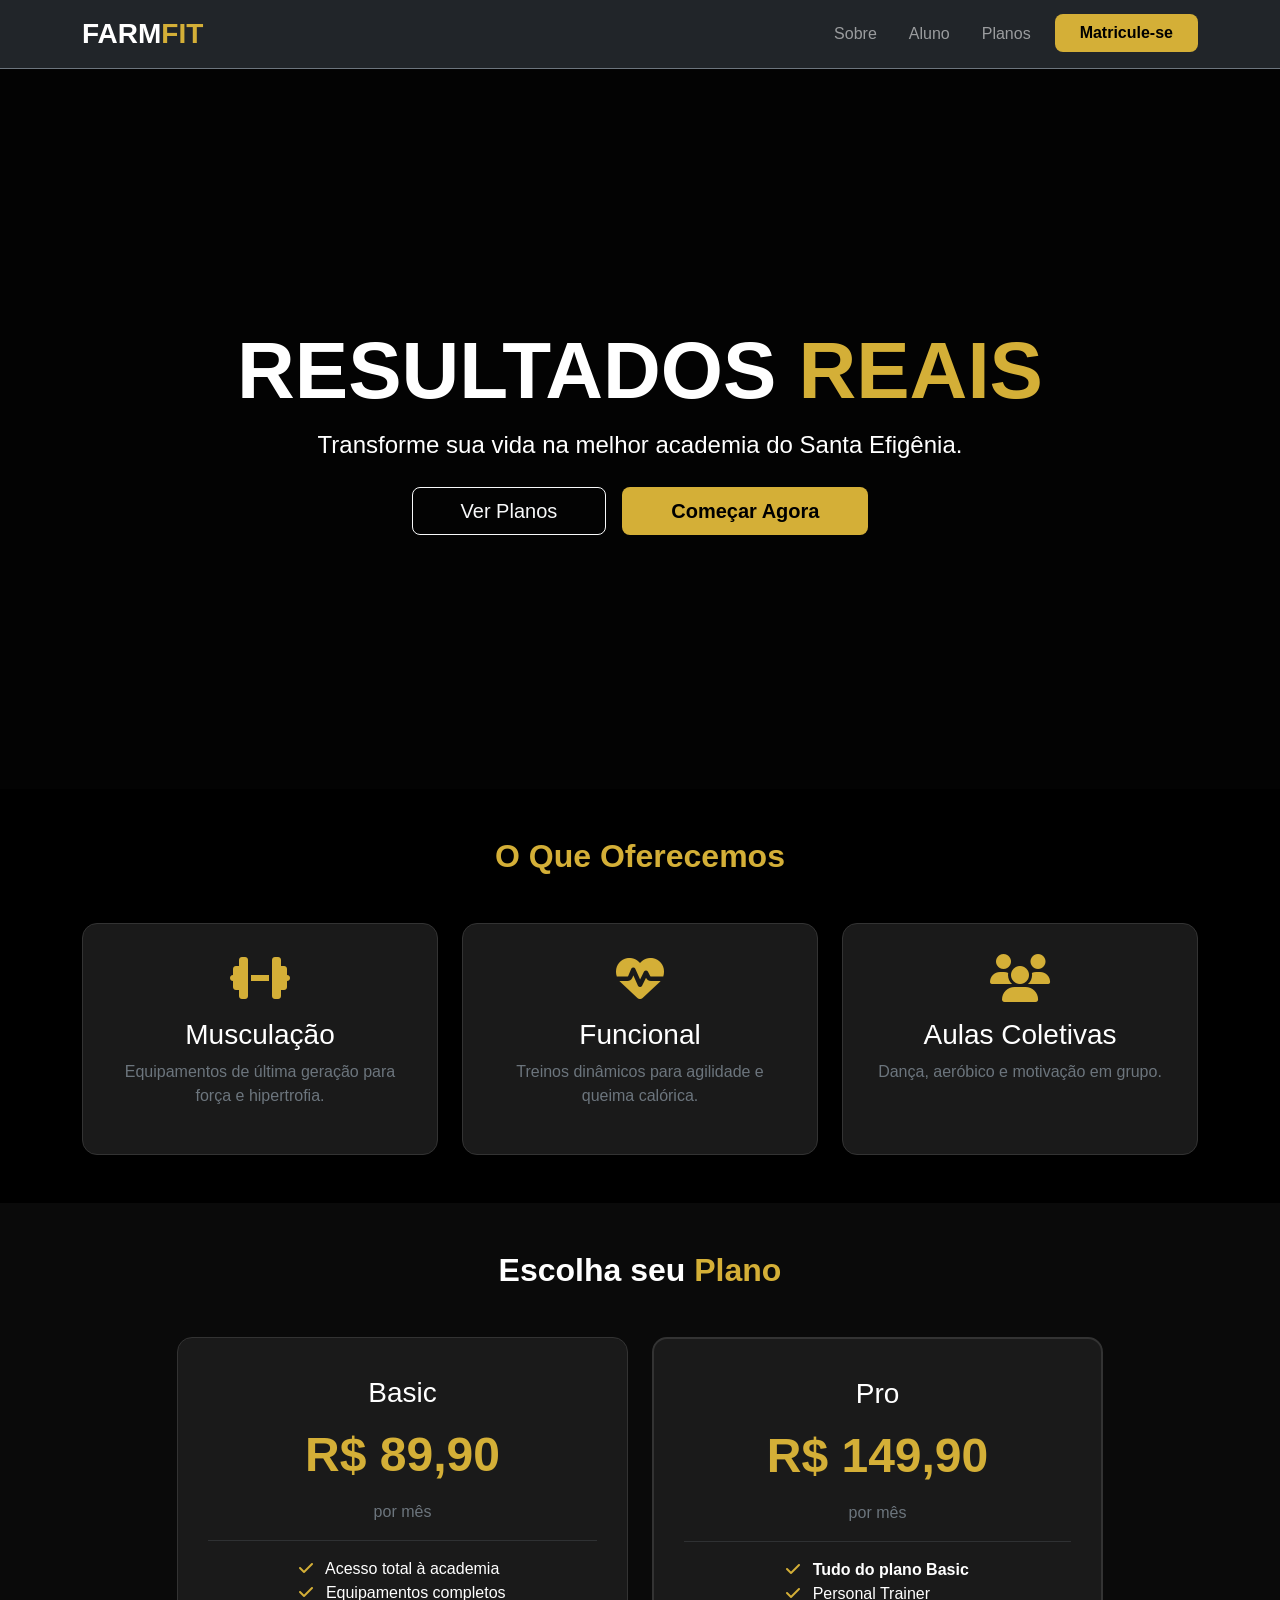
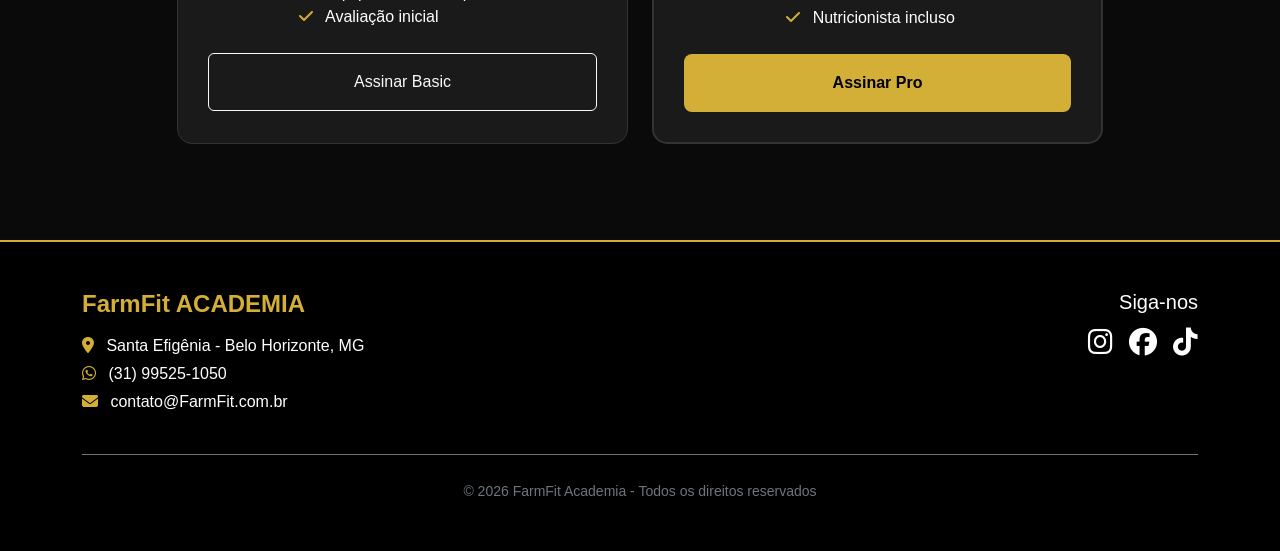
<file: index.html>
<!DOCTYPE html>
<html lang="pt-br">
<head>
    <meta charset="UTF-8">
    <meta name="viewport" content="width=device-width, initial-scale=1.0">
    <title>FarmFit | Farmfit - Resultados Reais</title>
    
    <link href="https://cdn.jsdelivr.net/npm/bootstrap@5.3.2/dist/css/bootstrap.min.css" rel="stylesheet">
    <link rel="stylesheet" href="https://cdnjs.cloudflare.com/ajax/libs/font-awesome/6.4.2/css/all.min.css">
    
    <style>
        :root {
            --gold: #D4AF37;
            --dark: #0a0a0a;
            --light-dark: #1a1a1a;
        }

        body { 
            background-color: var(--dark); 
            color: #fff; 
            font-family: 'Segoe UI', Roboto, sans-serif; 
        }

        /* Estilos de Destaque */
        .text-gold { color: var(--gold) !important; }
        .btn-gold { 
            background-color: var(--gold); 
            color: #000; 
            font-weight: bold; 
            border-radius: 8px;
            transition: 0.3s;
        }
        .btn-gold:hover { background-color: #fff; transform: translateY(-3px); }

        /* Hero Section */
        .hero {
            height: 80vh;
            background: linear-gradient(rgba(0,0,0,0.7), rgba(0,0,0,0.7)), 
                        url('https://images.unsplash.com/photo-1534438327276-14e5300c3a48?auto=format&fit=crop&w=1350&q=80') center/cover;
            display: flex;
            align-items: center;
            text-align: center;
        }

        /* Cards e Seções */
        .card-custom {
            background: var(--light-dark);
            border: 1px solid #333;
            border-radius: 15px;
            padding: 30px;
            transition: 0.3s;
            height: 100%;
        }
        .card-custom:hover { border-color: var(--gold); }
        
        .feature-border { border-left: 3px solid var(--gold); padding-left: 20px; }

        footer { border-top: 2px solid var(--gold); background: #000; }
    </style>
</head>
<body>

    <nav class="navbar navbar-expand-lg navbar-dark sticky-top bg-dark border-bottom border-secondary">
        <div class="container">
            <a class="navbar-brand fw-bold fs-3" href="#">FARM<span class="text-gold">FIT</span></a>
            <button class="navbar-toggler" type="button" data-bs-toggle="collapse" data-bs-target="#navbarNav">
                <span class="navbar-toggler-icon"></span>
            </button>
            <div class="collapse navbar-collapse" id="navbarNav">
                <ul class="navbar-nav ms-auto gap-3">
                    <li class="nav-item"><a class="nav-link" href="./sobre.html">Sobre</a></li>
                    <li class="nav-item"><a class="nav-link" href="./aluno.html">Aluno</a></li>
                    <li class="nav-item"><a class="nav-link" href="#planos">Planos</a></li>
                    <li class="nav-item"><a href="https://wa.me/31995251050" class="btn btn-gold px-4">Matricule-se</a></li>
                </ul>
            </div>
        </div>
    </nav>

    <header class="hero">
        <div class="container">
            <h1 class="display-1 fw-bold">RESULTADOS <span class="text-gold">REAIS</span></h1>
            <p class="lead fs-4 mb-4">Transforme sua vida na melhor academia do Santa Efigênia.</p>
            <div class="d-flex justify-content-center gap-3">
                <a href="#planos" class="btn btn-outline-light btn-lg px-5">Ver Planos</a>
                <a href="https://wa.me/31995251050" class="btn btn-gold btn-lg px-5">Começar Agora</a>
            </div>
        </div>
    </header>

    <section id="servicos" class="py-5 bg-black">
        <div class="container">
            <h2 class="text-center text-gold mb-5 fw-bold">O Que Oferecemos</h2>
            <div class="row g-4">
                <div class="col-md-4 text-center">
                    <div class="card-custom">
                        <i class="fas fa-dumbbell fa-3x text-gold mb-3"></i>
                        <h3>Musculação</h3>
                        <p class="text-secondary">Equipamentos de última geração para força e hipertrofia.</p>
                    </div>
                </div>
                <div class="col-md-4 text-center">
                    <div class="card-custom">
                        <i class="fas fa-heartbeat fa-3x text-gold mb-3"></i>
                        <h3>Funcional</h3>
                        <p class="text-secondary">Treinos dinâmicos para agilidade e queima calórica.</p>
                    </div>
                </div>
                <div class="col-md-4 text-center">
                    <div class="card-custom">
                        <i class="fas fa-users fa-3x text-gold mb-3"></i>
                        <h3>Aulas Coletivas</h3>
                        <p class="text-secondary">Dança, aeróbico e motivação em grupo.</p>
                    </div>
                </div>
            </div>
        </div>
    </section>

    <section id="planos" class="py-5">
        <div class="container">
            <h2 class="text-center fw-bold mb-5">Escolha seu <span class="text-gold">Plano</span></h2>
            <div class="row g-4 justify-content-center">
                <div class="col-md-5">
                    <div class="card-custom text-center">
                        <h3 class="py-2">Basic</h3>
                        <p class="text-gold display-5 fw-bold">R$ 89,90</p>
                        <p class="text-secondary">por mês</p>
                        <hr class="border-secondary">
                        <ul class="list-unstyled mb-4 text-start d-inline-block">
                            <li><i class="fas fa-check text-gold me-2"></i> Acesso total à academia</li>
                            <li><i class="fas fa-check text-gold me-2"></i> Equipamentos completos</li>
                            <li><i class="fas fa-check text-gold me-2"></i> Avaliação inicial</li>
                        </ul>
                        <a href="#" class="btn btn-outline-light w-100 py-3">Assinar Basic</a>
                    </div>
                </div>
                <div class="col-md-5">
                    <div class="card-custom text-center border-gold" style="border-width: 2px;">
                        <h3 class="py-2">Pro</h3>
                        <p class="text-gold display-5 fw-bold">R$ 149,90</p>
                        <p class="text-secondary">por mês</p>
                        <hr class="border-secondary">
                        <ul class="list-unstyled mb-4 text-start d-inline-block">
                            <li><i class="fas fa-check text-gold me-2"></i> <strong>Tudo do plano Basic</strong></li>
                            <li><i class="fas fa-check text-gold me-2"></i> Personal Trainer</li>
                            <li><i class="fas fa-check text-gold me-2"></i> Nutricionista incluso</li>
                        </ul>
                        <a href="#" class="btn btn-gold w-100 py-3">Assinar Pro</a>
                    </div>
                </div>
            </div>
        </div>
    </section>

    <footer class="py-5 mt-5">
        <div class="container text-center text-md-start">
            <div class="row">
                <div class="col-md-6 mb-4">
                    <h4 class="text-gold fw-bold mb-3">FarmFit ACADEMIA</h4>
                    <p class="mb-1"><i class="fas fa-map-marker-alt text-gold me-2"></i> Santa Efigênia - Belo Horizonte, MG</p>
                    <p class="mb-1"><i class="fab fa-whatsapp text-gold me-2"></i> (31) 99525-1050</p>
                    <p><i class="fas fa-envelope text-gold me-2"></i> contato@FarmFit.com.br</p>
                </div>
                <div class="col-md-6 mb-4 text-md-end">
                    <h5>Siga-nos</h5>
                    <div class="d-flex justify-content-md-end justify-content-center gap-3 fs-3">
                        <a href="#" class="text-white"><i class="fab fa-instagram"></i></a>
                        <a href="#" class="text-white"><i class="fab fa-facebook"></i></a>
                        <a href="#" class="text-white"><i class="fab fa-tiktok"></i></a>
                    </div>
                </div>
            </div>
            <div class="text-center pt-4 border-top border-secondary">
                <small class="text-secondary">© 2026 FarmFit Academia - Todos os direitos reservados</small>
            </div>
        </div>
    </footer>

    <script src="https://cdn.jsdelivr.net/npm/bootstrap@5.3.2/dist/js/bootstrap.bundle.min.js"></script>
</body>
</html>
</file>
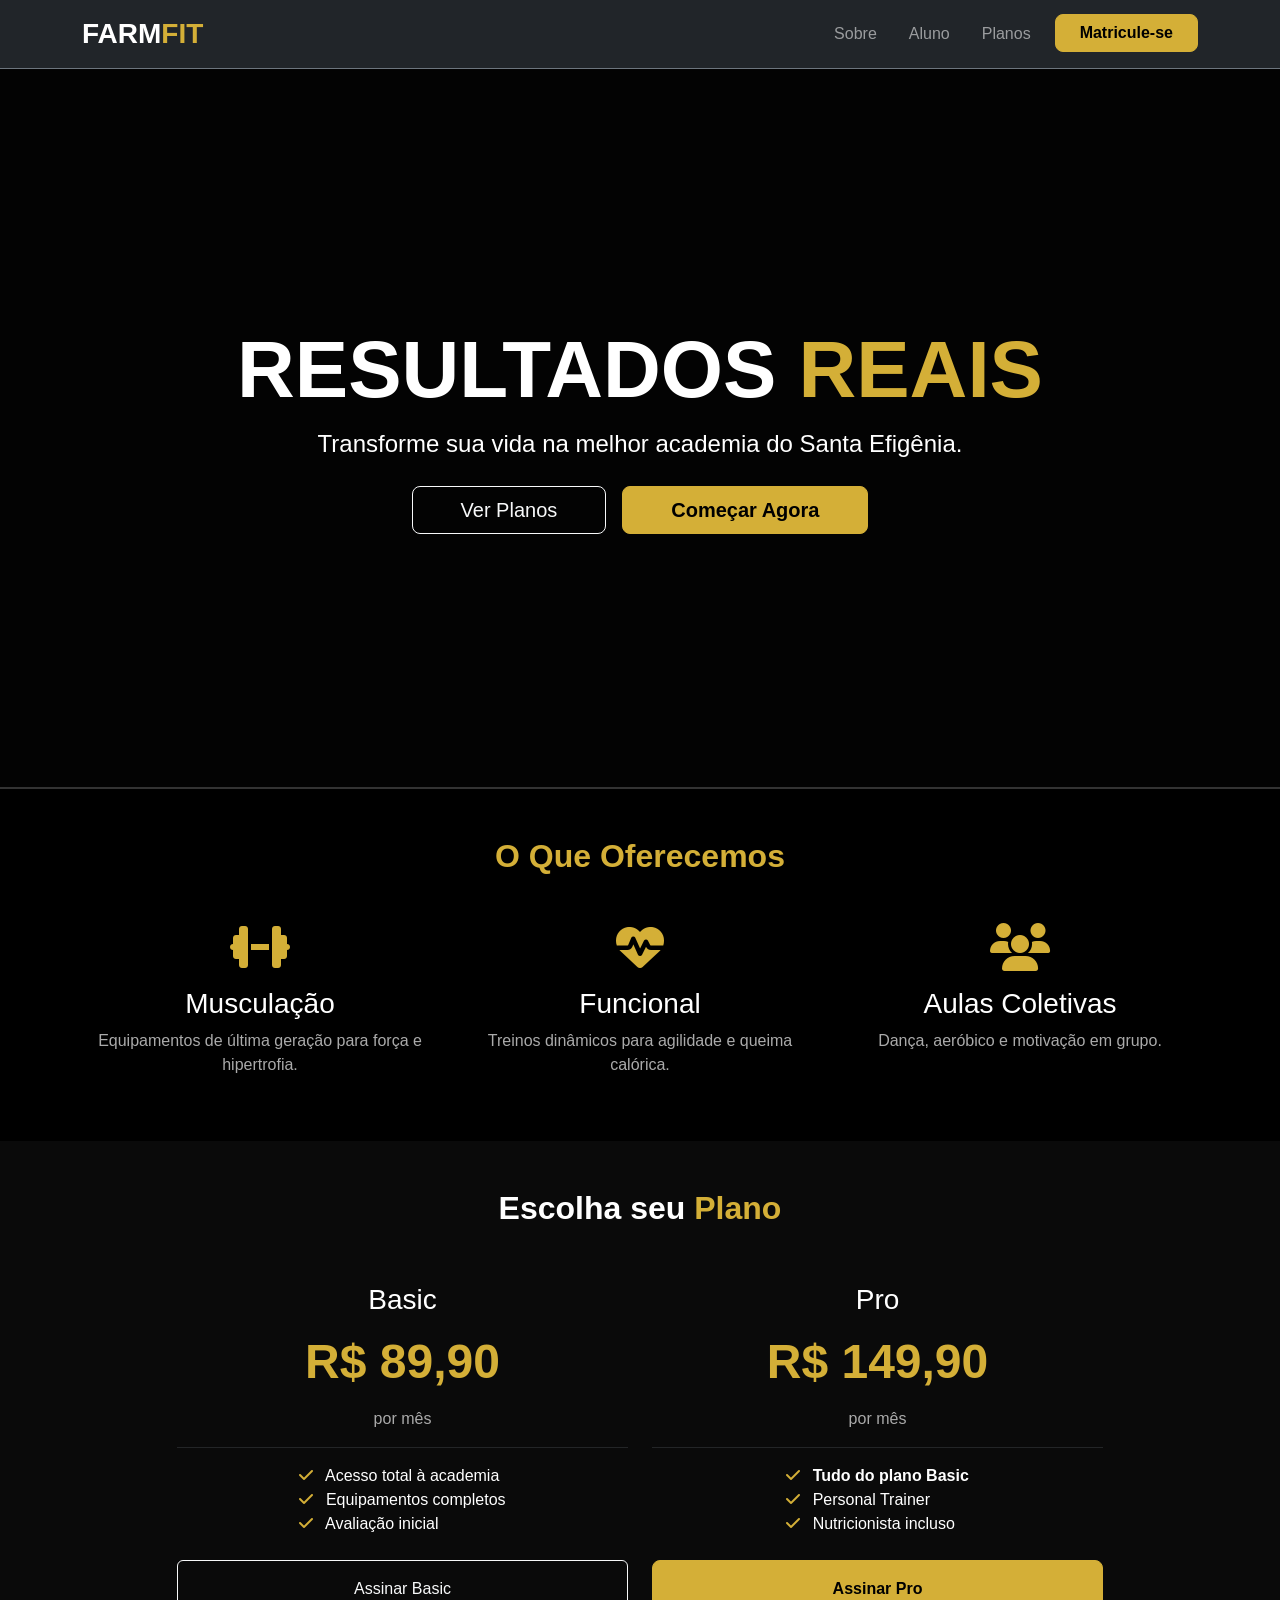
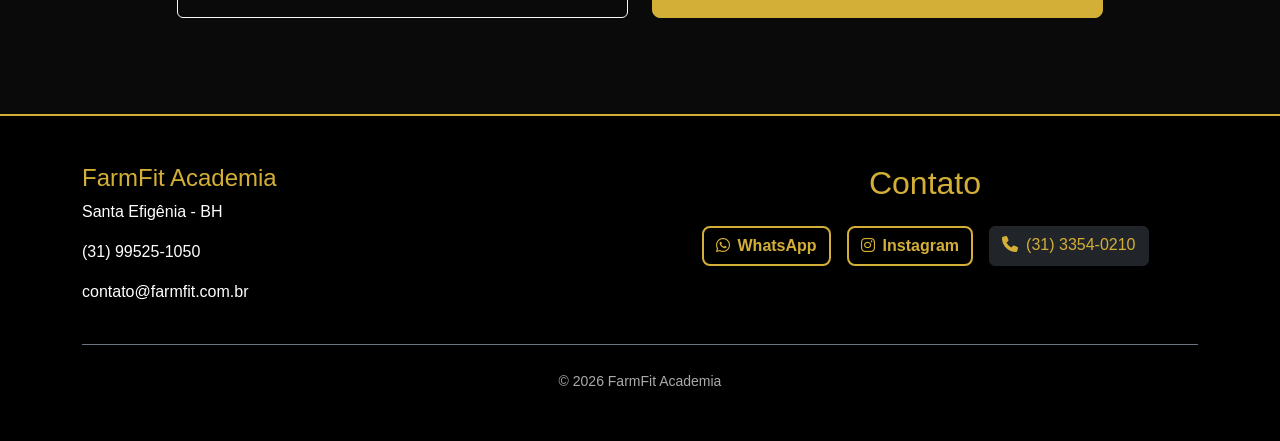
<file: aula 7/index.html>
<!DOCTYPE html>
<html lang="pt-br">
<head>
    <meta charset="UTF-8">
    <meta name="viewport" content="width=device-width, initial-scale=1.0">
    <title>FarmFit | Farmfit - Resultados Reais</title>
    
    <link href="https://cdn.jsdelivr.net/npm/bootstrap@5.3.2/dist/css/bootstrap.min.css" rel="stylesheet">
    <link rel="stylesheet" href="https://cdnjs.cloudflare.com/ajax/libs/font-awesome/6.4.2/css/all.min.css">
    
<style>
        :root {
            --gold: #D4AF37;
            --dark: #0a0a0a;
            --light-dark: #1a1a1a;
            --border: #333;
        }

        body {
            background: var(--dark);
            color: #fff;
            font-family: 'Montserrat', sans-serif;
        }

        .text-gold { color: var(--gold) !important; }
        .text-secondary { color: #aaa !important; }

        header {
            border-bottom: 2px solid var(--border);
        }

         /* Hero Section */
        .hero {
            height: 80vh;
            background: linear-gradient(rgba(0,0,0,0.7), rgba(0,0,0,0.7)), 
                        url('https://images.unsplash.com/photo-1534438327276-14e5300c3a48?auto=format&fit=crop&w=1350&q=80') center/cover;
            display: flex;
            align-items: center;
            text-align: center;
        }

        .btn-gold {
            background: var(--gold);
            color: #000;
            font-weight: bold;
            border-radius: 8px;
            border: 1px solid var(--gold);
            transition: 0.3s;
        }

        .btn-gold:hover {
            background: #fff;
            transform: translateY(-3px);
        }

        .btn-outline-gold {
            color: var(--gold);
            border: 2px solid var(--gold);
            background: transparent;
            font-weight: bold;
            border-radius: 8px;
            transition: 0.3s;
        }

        .btn-outline-gold:hover {
            background: var(--gold);
            color: #000;
        }

        .section-divider {
            border-top: 2px dotted #444;
            margin: 40px 0;
        }

        .metric-card {
            background: var(--light-dark);
            border: 1px solid var(--border);
            border-radius: 12px;
            padding: 25px;
            text-align: center;
            transition: 0.3s;
            height: 100%;
        }

        .metric-card:hover {
            border-color: var(--gold);
            transform: translateY(-5px);
        }

        .metric-value {
            font-size: 3rem;
            font-weight: 700;
            color: var(--gold);
            margin: 10px 0;
        }

        .progress-container {
            background: #333;
            border-radius: 20px;
            height: 12px;
        }

        .progress-bar-gold {
            background: var(--gold);
        }

        footer {
            border-top: 2px solid var(--gold);
            background: #000;
        }
    </style>
</head>
<body>

    <nav class="navbar navbar-expand-lg navbar-dark sticky-top bg-dark border-bottom border-secondary">
        <div class="container">
            <a class="navbar-brand fw-bold fs-3" href="#">FARM<span class="text-gold">FIT</span></a>
            <button class="navbar-toggler" type="button" data-bs-toggle="collapse" data-bs-target="#navbarNav">
                <span class="navbar-toggler-icon"></span>
            </button>
            <div class="collapse navbar-collapse" id="navbarNav">
                <ul class="navbar-nav ms-auto gap-3">
                    <li class="nav-item"><a class="nav-link" href="./sobre.html">Sobre</a></li>
                    <li class="nav-item"><a class="nav-link" href="./aluno.html">Aluno</a></li>
                    <li class="nav-item"><a class="nav-link" href="#planos">Planos</a></li>
                    <li class="nav-item"><a href="https://wa.me/31995251050" class="btn btn-gold px-4">Matricule-se</a></li>
                </ul>
            </div>
        </div>
    </nav>

    <header class="hero">
        <div class="container">
            <h1 class="display-1 fw-bold">RESULTADOS <span class="text-gold">REAIS</span></h1>
            <p class="lead fs-4 mb-4">Transforme sua vida na melhor academia do Santa Efigênia.</p>
            <div class="d-flex justify-content-center gap-3">
                <a href="#planos" class="btn btn-outline-light btn-lg px-5">Ver Planos</a>
                <a href="https://wa.me/31995251050" class="btn btn-gold btn-lg px-5">Começar Agora</a>
            </div>
        </div>
    </header>

    <section id="servicos" class="py-5 bg-black">
        <div class="container">
            <h2 class="text-center text-gold mb-5 fw-bold">O Que Oferecemos</h2>
            <div class="row g-4">
                <div class="col-md-4 text-center">
                    <div class="card-custom">
                        <i class="fas fa-dumbbell fa-3x text-gold mb-3"></i>
                        <h3>Musculação</h3>
                        <p class="text-secondary">Equipamentos de última geração para força e hipertrofia.</p>
                    </div>
                </div>
                <div class="col-md-4 text-center">
                    <div class="card-custom">
                        <i class="fas fa-heartbeat fa-3x text-gold mb-3"></i>
                        <h3>Funcional</h3>
                        <p class="text-secondary">Treinos dinâmicos para agilidade e queima calórica.</p>
                    </div>
                </div>
                <div class="col-md-4 text-center">
                    <div class="card-custom">
                        <i class="fas fa-users fa-3x text-gold mb-3"></i>
                        <h3>Aulas Coletivas</h3>
                        <p class="text-secondary">Dança, aeróbico e motivação em grupo.</p>
                    </div>
                </div>
            </div>
        </div>
    </section>

    <section id="planos" class="py-5">
        <div class="container">
            <h2 class="text-center fw-bold mb-5">Escolha seu <span class="text-gold">Plano</span></h2>
            <div class="row g-4 justify-content-center">
                <div class="col-md-5">
                    <div class="card-custom text-center">
                        <h3 class="py-2">Basic</h3>
                        <p class="text-gold display-5 fw-bold">R$ 89,90</p>
                        <p class="text-secondary">por mês</p>
                        <hr class="border-secondary">
                        <ul class="list-unstyled mb-4 text-start d-inline-block">
                            <li><i class="fas fa-check text-gold me-2"></i> Acesso total à academia</li>
                            <li><i class="fas fa-check text-gold me-2"></i> Equipamentos completos</li>
                            <li><i class="fas fa-check text-gold me-2"></i> Avaliação inicial</li>
                        </ul>
                        <a href="https://wa.me/31995251050" class="btn btn-outline-light w-100 py-3">Assinar Basic</a>
                    </div>
                </div>
                <div class="col-md-5">
                    <div class="card-custom text-center border-gold" style="border-width: 2px;">
                        <h3 class="py-2">Pro</h3>
                        <p class="text-gold display-5 fw-bold">R$ 149,90</p>
                        <p class="text-secondary">por mês</p>
                        <hr class="border-secondary">
                        <ul class="list-unstyled mb-4 text-start d-inline-block">
                            <li><i class="fas fa-check text-gold me-2"></i> <strong>Tudo do plano Basic</strong></li>
                            <li><i class="fas fa-check text-gold me-2"></i> Personal Trainer</li>
                            <li><i class="fas fa-check text-gold me-2"></i> Nutricionista incluso</li>
                        </ul>
                        <a href="https://wa.me/31995251050" class="btn btn-gold w-100 py-3">Assinar Pro</a>
                    </div>
                </div>
            </div>
        </div>
    </section>

<footer class="py-5 mt-5">
    <div class="container">
        <div class="row">

            <div class="col-md-6 mb-4">
                <h4 class="text-gold">FarmFit Academia</h4>
                <p>Santa Efigênia - BH</p>
                <p>(31) 99525-1050</p>
                <p>contato@farmfit.com.br</p>
            </div>
            
           <section class="col-md-6 text-center">
                <h2 class="text-gold mb-4">Contato</h2>

                <div class="d-flex flex-wrap justify-content-center gap-3">
                    <a href="https://wa.me/31995251050" target="_blank" class="btn btn-outline-gold">
                        <i class="fab fa-whatsapp me-2"></i>WhatsApp
                    </a>

                    <a href="https://instagram.com/farmfitbh" target="_blank" class="btn btn-outline-gold">
                        <i class="fab fa-instagram me-2"></i>Instagram
                    </a>

                    <div class="btn btn-dark text-gold border-gold">
                        <i class="fas fa-phone me-2"></i>(31) 3354-0210
                    </div>
                </div>
            </section>

        </div>

        <div class="text-center pt-4 border-top border-secondary">
            <small class="text-secondary">
                © 2026 FarmFit Academia
            </small>
        </div>
    </div>
</footer>

    <script src="https://cdn.jsdelivr.net/npm/bootstrap@5.3.2/dist/js/bootstrap.bundle.min.js"></script>
</body>
</html>
</file>
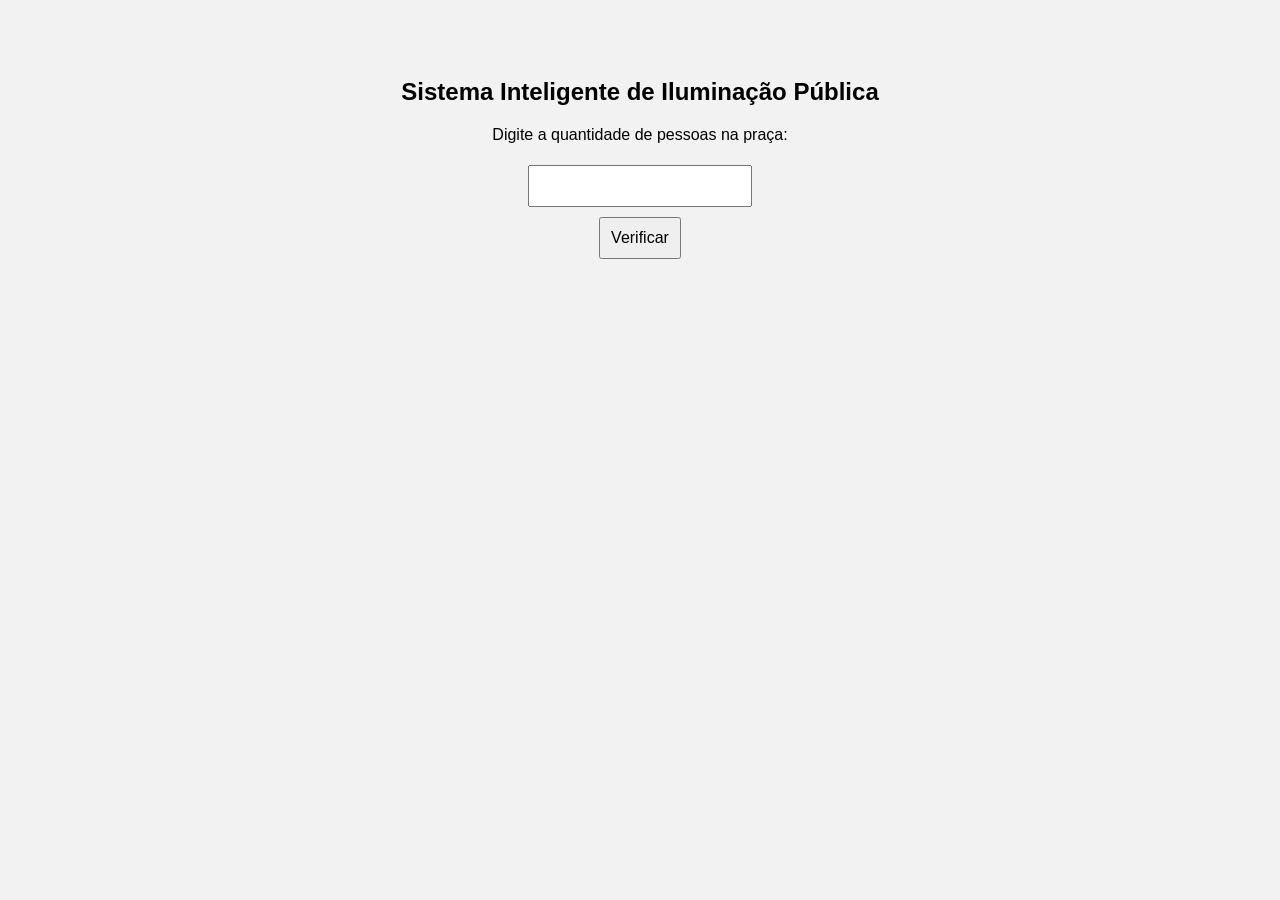
<file: luz/index.html>
<!DOCTYPE html>
<html lang="pt-BR">
<head>
    <meta charset="UTF-8">
    <title>Sistema de Iluminação</title>

    <style>
        body {
            font-family: Arial, sans-serif;
            background-color: #f2f2f2;
            text-align: center;
            padding-top: 50px;
        }

        input, button {
            padding: 10px;
            font-size: 16px;
            margin: 5px;
        }

        #resultado {
            margin-top: 20px;
            font-weight: bold;
        }
    </style>
</head>
<body>

    <h2>Sistema Inteligente de Iluminação Pública</h2>

    <p>Digite a quantidade de pessoas na praça:</p>
    <input type="number" id="pessoas">

    <br>
    <button onclick="verificarIluminacao()">Verificar</button>

    <p id="resultado"></p>

    <script>
        function verificarIluminacao() {
            let pessoas = Number(document.getElementById("pessoas").value);
            let resultado = document.getElementById("resultado");

            if (pessoas > 30) {
                resultado.innerText = "Iluminação em potência máxima (praça muito movimentada).";
            } else if (pessoas > 15 && pessoas <= 30) {
                resultado.innerText = "Iluminação em potência média (movimento moderado).";
            } else {
                resultado.innerText = "Iluminação em potência baixa (pouco movimento).";
            }
        }
    </script>

</body>
</html>
</file>
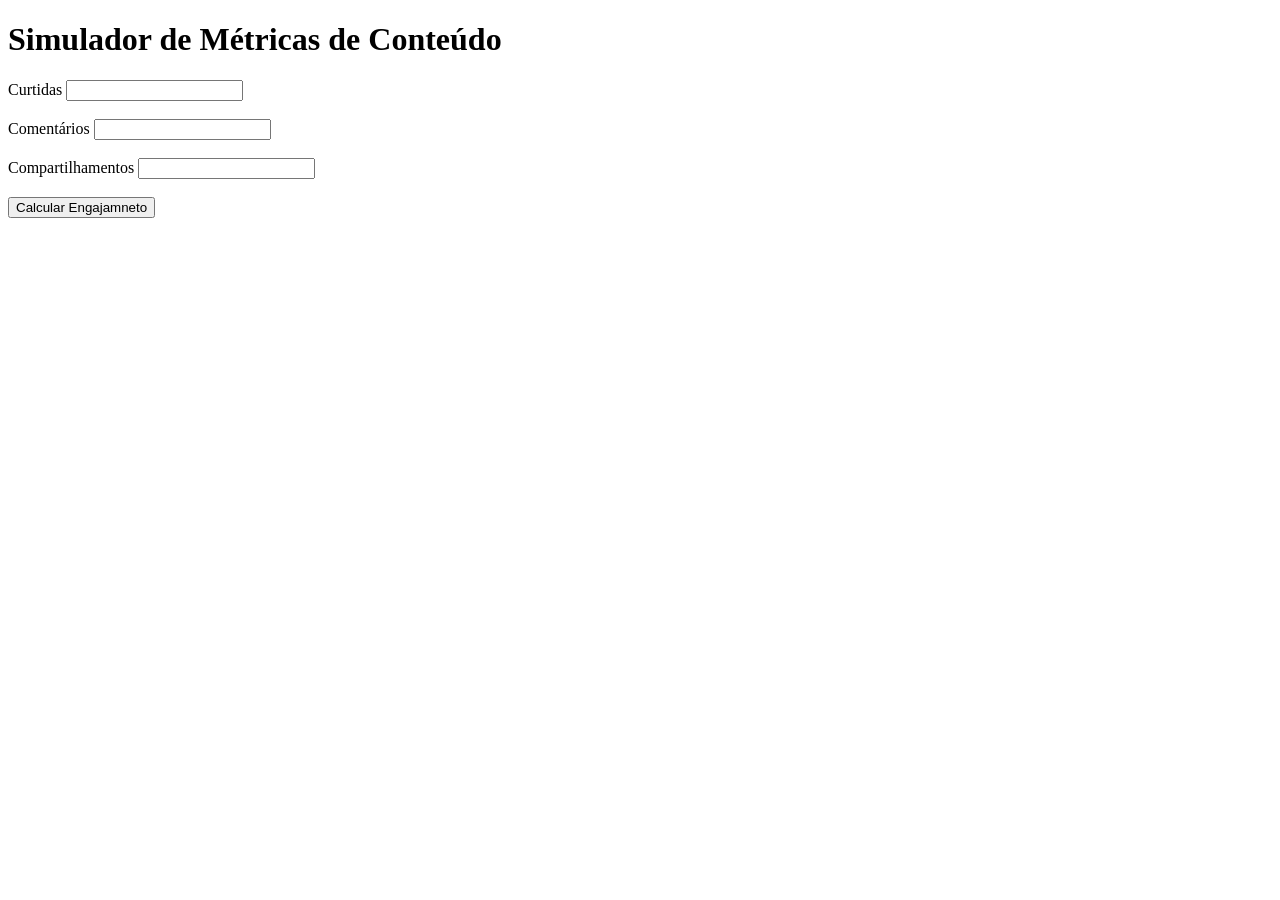
<file: Projeto Metricas/index.html>
<!DOCTYPE html>
<html lang="pt-br">
<head>
    <meta charset="UTF-8">
    <meta name="viewport" content="width=device-width, initial-scale=1.0">
    <title> Simulador de Métricas</title>
</head>
<body>

    <h1>Simulador de Métricas de Conteúdo</h1>

    <form action="metrica.html" method="get">
    <label for="curtidas">Curtidas</label>
    <input type="number" nome="curtidas" required><br><br>

    <label for="comentarios">Comentários</label>
    <input type="number" name="comentarios" id="comentarios" required><br><br>

    <label for="compartilhamentos">Compartilhamentos</label>
    <input type="number" nome="compartilhamentos" id="compartilhamentos"required><br><br>
    
        <button type="submit">Calcular Engajamneto</button>


    </form>
    
</body>
</html>
</file>
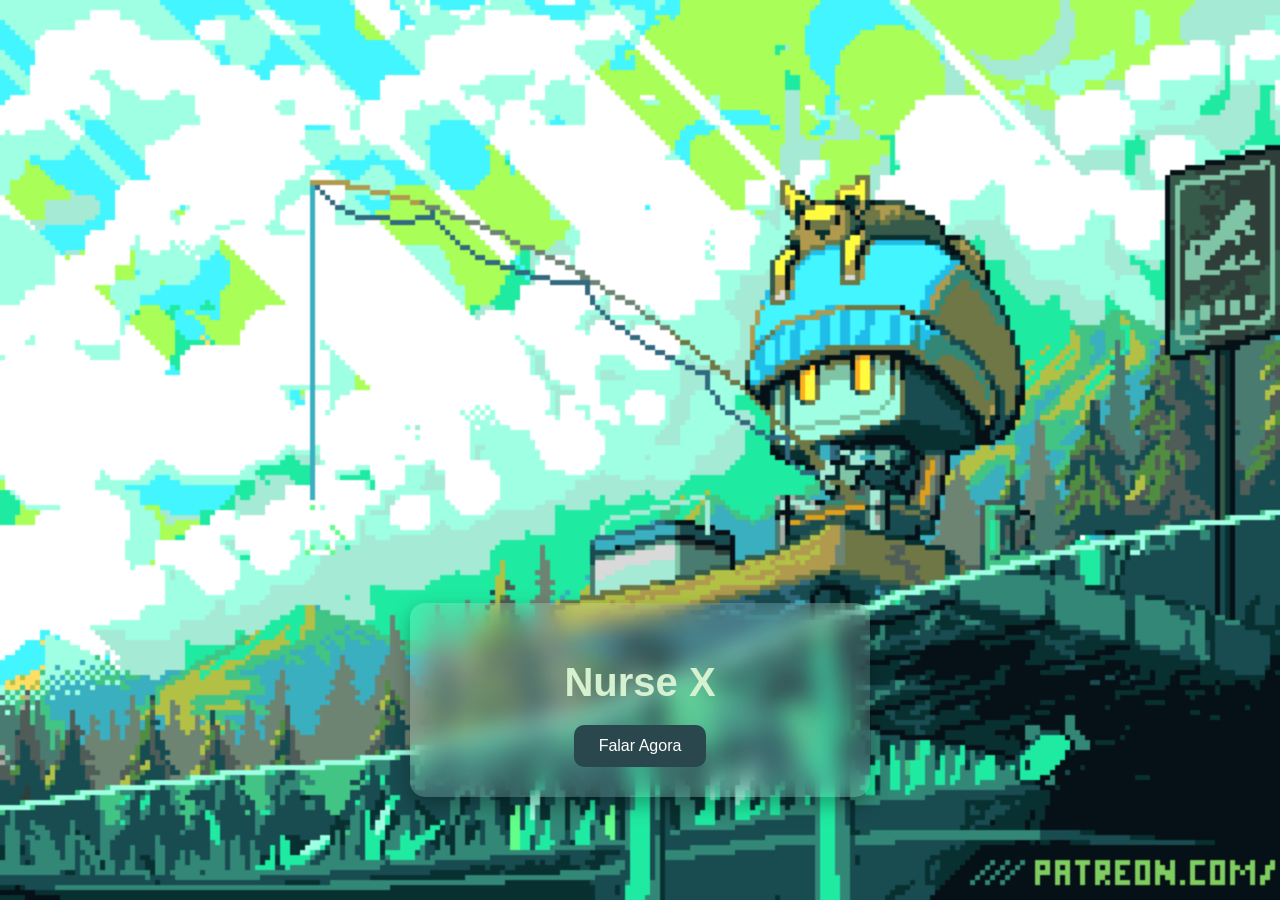
<file: trabalhoBarbara-chatbot/index.html>
<!DOCTYPE html>
<html lang="pt-BR">

<head>
    <meta charset="UTF-8">
    <meta name="viewport" content="width=device-width, initial-scale=1.0">
    <title>Chat Bot</title>
    <style>
        body {
            margin: 0;
            padding: 0;
            background: linear-gradient(135deg, rgb(136, 255, 120), #6aee65);
            font-family: Arial, Helvetica, sans-serif;
            display: flex;
            justify-content: center;
            align-items: center;
            height: 100vh;
            color: #d5f1d0;
            background-image: url("KIROKAZE.gif");
            background-size: cover;       /* Faz a imagem ocupar toda a tela */
            background-position: center;  /* Centraliza */
            background-repeat: no-repeat; /* Evita repetição */
        }


        .primeiro {
            display: flex;
            justify-content: center;
            align-items: center;
            flex-direction: column;
        }

        .imagem {
            margin: 10px;
        }

        .chatbox {
            background: rgba(255, 255, 255, 0.15);
            padding: 30px;
            border-radius: 15px;
            box-shadow: 0 8px 20px rgba(0, 0, 0, 0.3);
            backdrop-filter: blur(12px);
            text-align: center;
            width: 400px;
            transform: translateY(250px);
        }

        .chatbox h1 {
            margin-bottom: 20px;
            font-size: 40px;
            font-weight: bold;
        }

        .chatbox button {
            padding: 12px 25px;
            background: #2b474e;
            border: none;
            border-radius: 10px;
            color: rgb(255, 255, 255);
            font-size: 16px;
            cursor: pointer;
            transition: 0.3s;
        }

        .chatbox button:hover {
            background: #38d7ff;
            transform: scale(1.05);
        }
    </style>
</head>

<body>
    <div class="primeiro">
        <div class="chatbox">
            <h1>Nurse X</h2>
            <button onclick="ouvir()">Falar Agora</button>
        </div>
    </div>

    <script>
        const pergunta = [
            "criança que nasce antes do tempo",
            "realizado em casa", //parto
            "mínimo de consultas",
            "primeira vacina",
            "período gestacional"
        ];

        const resposta = [
            "Prematuro",
            "Parto domiciliar",
            "No mínimo 6 consultas",
            "BCG e Hepatite B",
            "39 a 40 semanas e 6 dias"
        ];

        function falar(texto) {
            const discurso = new SpeechSynthesisUtterance(texto);
            discurso.lang = "pt-BR";
            discurso.rate = 1;
            window.speechSynthesis.speak(discurso);
        }

        function ouvir() {
            const reconhecer = new webkitSpeechRecognition();
            reconhecer.lang = "pt-BR";
            reconhecer.start();

            reconhecer.onresult = function (event) {
                const textoFalado = event.results[0][0].transcript.toLowerCase();



                for (let i = 0; i < pergunta.length; i++) {
                    if (textoFalado.includes(pergunta[i])) {
                        falar(resposta[i]);
                        return;
                    }
                }

                falar("Desculpe, eu não entendi.");
            };
        }

    </script>
</file>
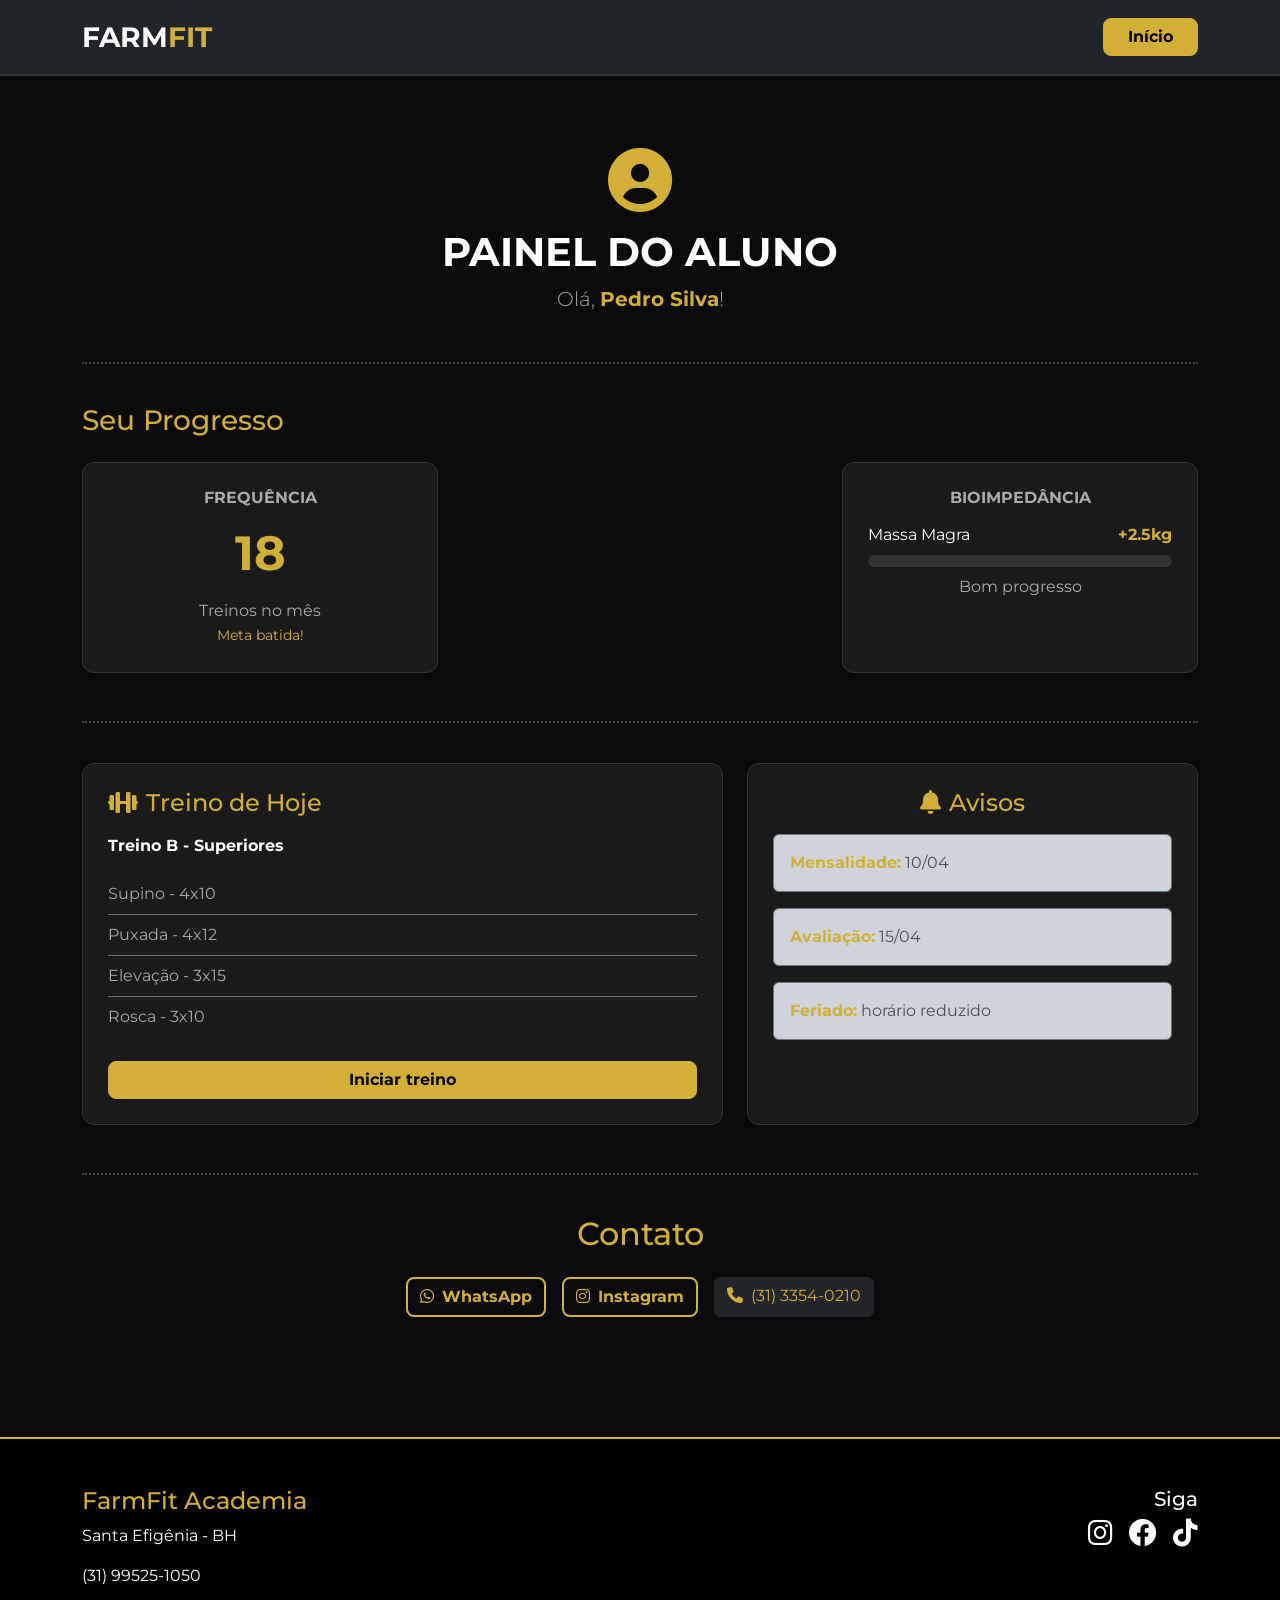
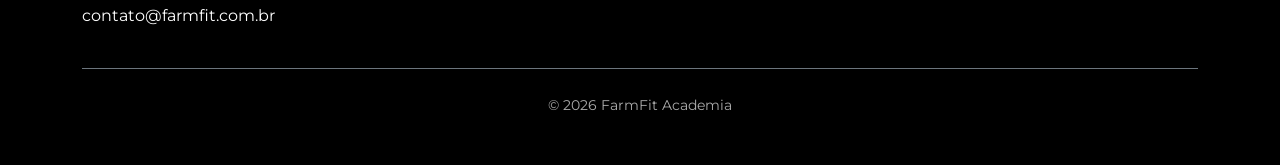
<file: aluno.html>
<!DOCTYPE html>
<html lang="pt-br">
<head>
    <meta charset="UTF-8">
    <meta name="viewport" content="width=device-width, initial-scale=1.0">
    <title>Painel do Aluno | FarmFit Academia</title>

    <link href="https://cdn.jsdelivr.net/npm/bootstrap@5.3.0/dist/css/bootstrap.min.css" rel="stylesheet">
    <link href="https://fonts.googleapis.com/css2?family=Montserrat:wght@400;700&display=swap" rel="stylesheet">
    <link rel="stylesheet" href="https://cdnjs.cloudflare.com/ajax/libs/font-awesome/6.0.0/css/all.min.css">

    <style>
        :root {
            --gold: #D4AF37;
            --dark: #0a0a0a;
            --light-dark: #1a1a1a;
            --border: #333;
        }

        body {
            background: var(--dark);
            color: #fff;
            font-family: 'Montserrat', sans-serif;
        }

        .text-gold { color: var(--gold) !important; }
        .text-secondary { color: #aaa !important; }

        header {
            border-bottom: 2px solid var(--border);
        }

        .btn-gold {
            background: var(--gold);
            color: #000;
            font-weight: bold;
            border-radius: 8px;
            border: 1px solid var(--gold);
            transition: 0.3s;
        }

        .btn-gold:hover {
            background: #fff;
            transform: translateY(-3px);
        }

        .btn-outline-gold {
            color: var(--gold);
            border: 2px solid var(--gold);
            background: transparent;
            font-weight: bold;
            border-radius: 8px;
            transition: 0.3s;
        }

        .btn-outline-gold:hover {
            background: var(--gold);
            color: #000;
        }

        .section-divider {
            border-top: 2px dotted #444;
            margin: 40px 0;
        }

        .metric-card {
            background: var(--light-dark);
            border: 1px solid var(--border);
            border-radius: 12px;
            padding: 25px;
            text-align: center;
            transition: 0.3s;
            height: 100%;
        }

        .metric-card:hover {
            border-color: var(--gold);
            transform: translateY(-5px);
        }

        .metric-value {
            font-size: 3rem;
            font-weight: 700;
            color: var(--gold);
            margin: 10px 0;
        }

        .progress-container {
            background: #333;
            border-radius: 20px;
            height: 12px;
        }

        .progress-bar-gold {
            background: var(--gold);
        }

        footer {
            border-top: 2px solid var(--gold);
            background: #000;
        }
    </style>
</head>

<body>

<!-- HEADER -->
<header class="bg-dark sticky-top">
    <div class="container d-flex justify-content-between align-items-center py-3">

        <a href="./codi.html" class="text-white text-decoration-none fw-bold fs-3">
            FARM<span class="text-gold">FIT</span>
        </a>

        <button class="btn btn-gold px-4" onclick="location.href='./codi.html'">
            Início
        </button>

    </div>
</header>

<!-- MAIN -->
<main class="py-5">
    <div class="container py-4">

        <div class="text-center mb-5">
            <i class="fas fa-user-circle text-gold display-3 mb-3"></i>
            <h1 class="fw-bold">PAINEL DO ALUNO</h1>
            <p class="lead text-secondary">
                Olá, <span class="text-gold fw-bold">Pedro Silva</span>!
            </p>
        </div>

        <div class="section-divider"></div>

        <h3 class="text-gold mb-4">Seu Progresso</h3>

        <div class="row g-4 mb-5 d-flex justify-content-between">
            <div class="col-md-4">
                <div class="metric-card">
                    <h6 class="text-secondary text-uppercase fw-bold">Frequência</h6>
                    <p class="metric-value">18</p>
                    <p class="text-secondary mb-0">Treinos no mês</p>
                    <small class="text-gold">Meta batida!</small>
                </div>
            </div>

            <div class="col-md-4">
                <div class="metric-card">
                    <h6 class="text-secondary text-uppercase fw-bold mb-3">Bioimpedância</h6>

                    <div class="d-flex justify-content-between mb-2">
                        <span>Massa Magra</span>
                        <span class="text-gold fw-bold">+2.5kg</span>
                    </div>

                    <div class="progress-container mb-2">
                        <div class="progress-bar progress-bar-gold" style="width: 75%"></div>
                    </div>

                    <p class="text-secondary mb-0">Bom progresso</p>
                </div>
            </div>
        </div>

        <div class="section-divider"></div>

        <div class="row g-4 mb-5">

            <div class="col-lg-7">
                <div class="metric-card text-start">
                    <h4 class="text-gold mb-3">
                        <i class="fas fa-dumbbell me-2"></i>Treino de Hoje
                    </h4>

                    <p class="fw-bold">Treino B - Superiores</p>

                    <ul class="list-group list-group-flush mt-3">
                        <li class="list-group-item bg-transparent text-secondary border-secondary px-0">
                            Supino - 4x10
                        </li>
                        <li class="list-group-item bg-transparent text-secondary border-secondary px-0">
                            Puxada - 4x12
                        </li>
                        <li class="list-group-item bg-transparent text-secondary border-secondary px-0">
                            Elevação - 3x15
                        </li>
                        <li class="list-group-item bg-transparent text-secondary border-secondary px-0">
                            Rosca - 3x10
                        </li>
                    </ul>

                    <a href="#" class="btn btn-gold mt-4 w-100">
                        Iniciar treino
                    </a>
                </div>
            </div>

            <div class="col-lg-5">
                <div class="metric-card">
                    <h4 class="text-gold mb-3">
                        <i class="fas fa-bell me-2"></i>Avisos
                    </h4>

                    <div class="alert alert-dark border-secondary text-start">
                        <strong class="text-gold">Mensalidade:</strong> 10/04
                    </div>

                    <div class="alert alert-dark border-secondary text-start">
                        <strong class="text-gold">Avaliação:</strong> 15/04
                    </div>

                    <div class="alert alert-dark border-secondary text-start mb-0">
                        <strong class="text-gold">Feriado:</strong> horário reduzido
                    </div>
                </div>
            </div>

        </div>

        <div class="section-divider"></div>

        <section class="text-center">
            <h2 class="text-gold mb-4">Contato</h2>

            <div class="d-flex flex-wrap justify-content-center gap-3">
                <a href="https://wa.me/31995251050" target="_blank" class="btn btn-outline-gold">
                    <i class="fab fa-whatsapp me-2"></i>WhatsApp
                </a>

                <a href="https://instagram.com/farmfitbh" target="_blank" class="btn btn-outline-gold">
                    <i class="fab fa-instagram me-2"></i>Instagram
                </a>

                <div class="btn btn-dark text-gold border-gold">
                    <i class="fas fa-phone me-2"></i>(31) 3354-0210
                </div>
            </div>
        </section>

    </div>
</main>

<footer class="py-5 mt-5">
    <div class="container">
        <div class="row">

            <div class="col-md-6 mb-4">
                <h4 class="text-gold">FarmFit Academia</h4>
                <p>Santa Efigênia - BH</p>
                <p>(31) 99525-1050</p>
                <p>contato@farmfit.com.br</p>
            </div>

            <div class="col-md-6 text-md-end">
                <h5>Siga</h5>
                <div class="d-flex justify-content-md-end gap-3 fs-3">
                    <i class="fab fa-instagram"></i>
                    <i class="fab fa-facebook"></i>
                    <i class="fab fa-tiktok"></i>
                </div>
            </div>

        </div>

        <div class="text-center pt-4 border-top border-secondary">
            <small class="text-secondary">
                © 2026 FarmFit Academia
            </small>
        </div>
    </div>
</footer>

<script src="https://cdn.jsdelivr.net/npm/bootstrap@5.3.0/dist/js/bootstrap.bundle.min.js"></script>

</body>
</html>
</file>
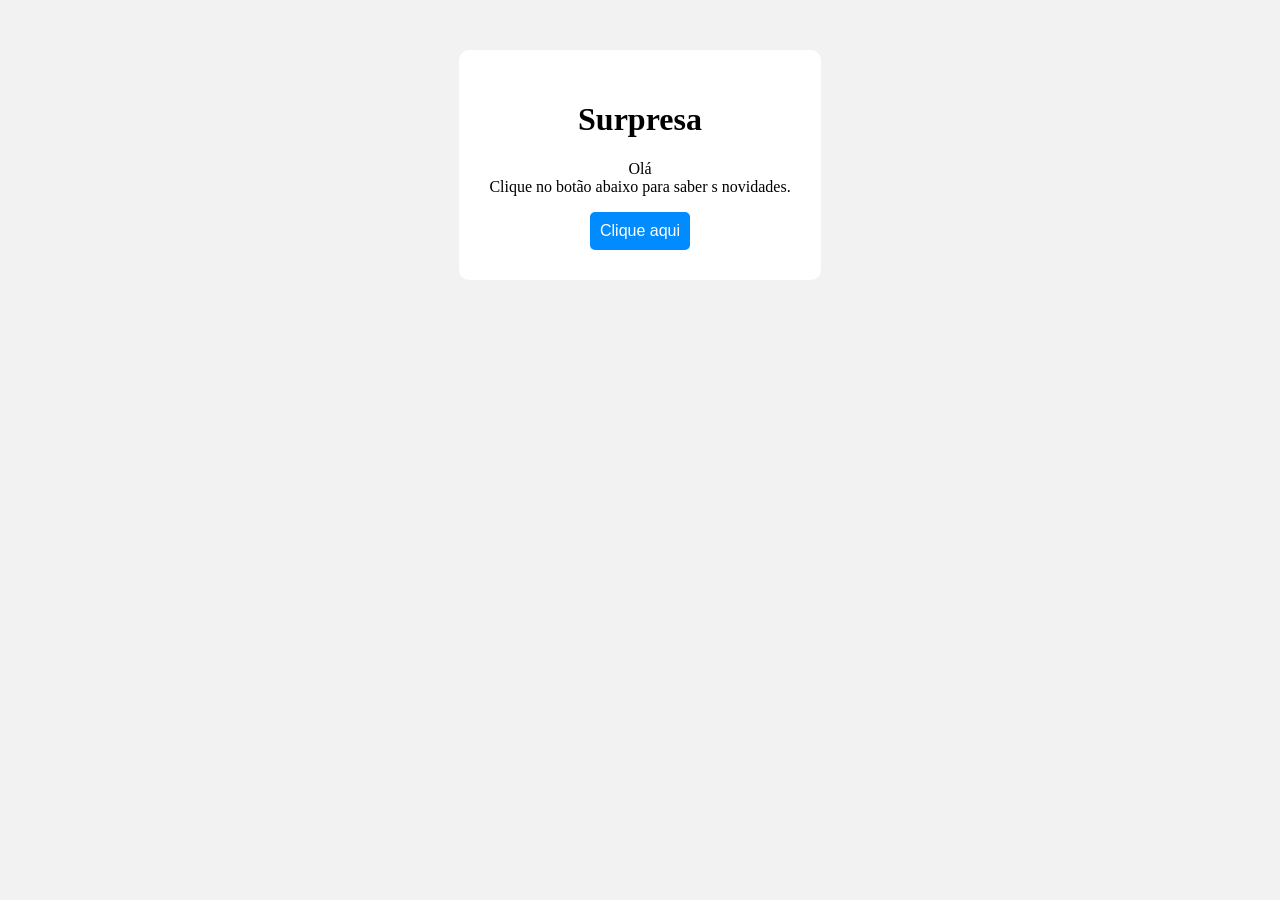
<file: aula.html>
<!DOCTYPE html>
<html lang="pt-br">
<head>
    <meta charset="UTF-8">
    <meta name="viewport" content="width=device-width, initial-scale=1.0">
    <title>Aula 1 (minha Página)</title>
    <link rel="stylesheet" href="style.css"/>
    <script src="script.js"></script>
</head>
<body>
    <div class="container">
        <h1>Surpresa</h1>
        <p id="mensagem"> Olá <br> Clique no botão abaixo para saber s novidades.</p>
        <button onclick="mudarMensagem()">Clique aqui</button>
    </div>
</body>
</html>
</file>
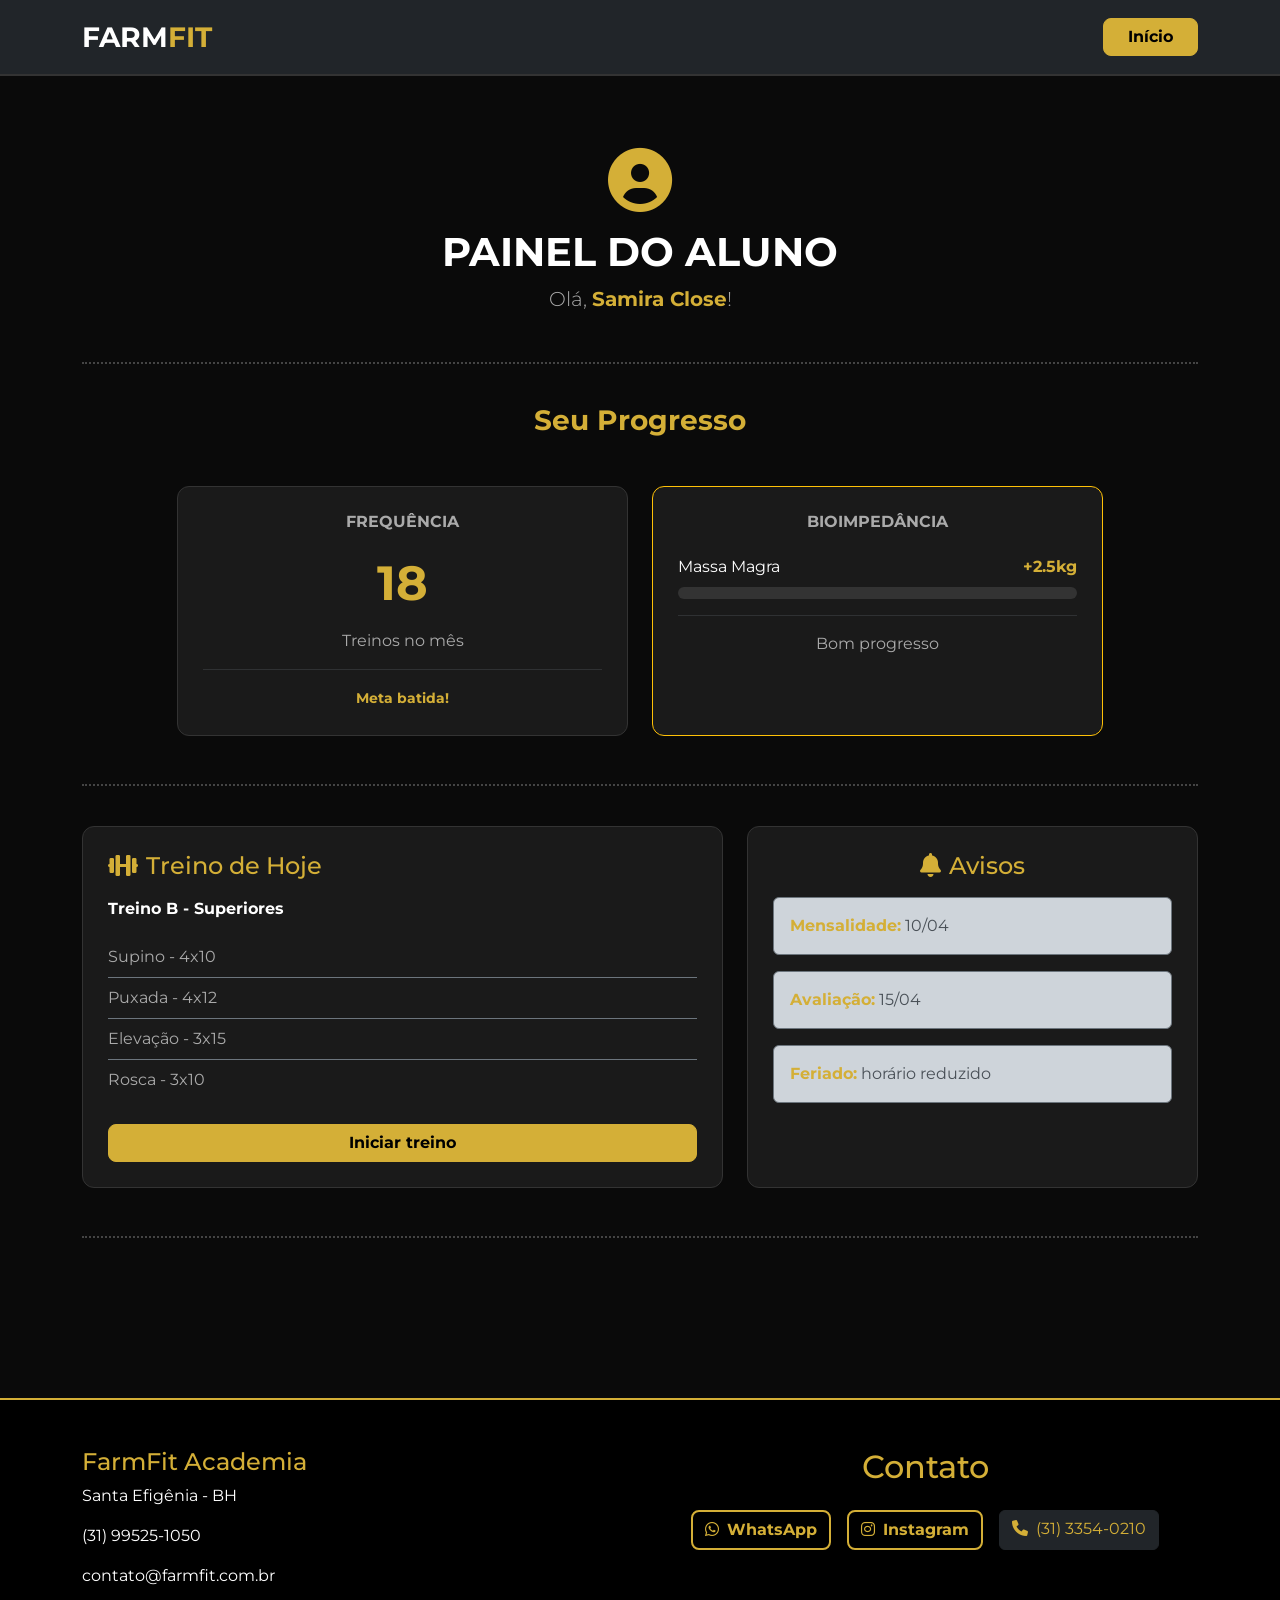
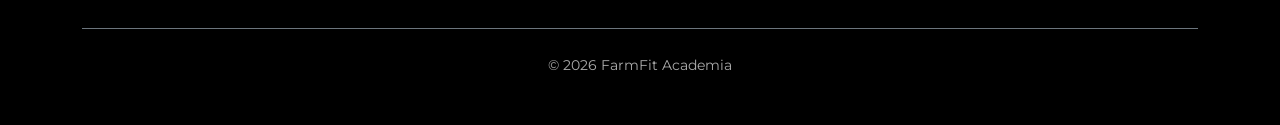
<file: aula 7/aluno.html>
<!DOCTYPE html>
<html lang="pt-br">
<head>
    <meta charset="UTF-8">
    <meta name="viewport" content="width=device-width, initial-scale=1.0">
    <title>Painel do Aluno | FarmFit Academia</title>

    <link href="https://cdn.jsdelivr.net/npm/bootstrap@5.3.0/dist/css/bootstrap.min.css" rel="stylesheet">
    <link href="https://fonts.googleapis.com/css2?family=Montserrat:wght@400;700&display=swap" rel="stylesheet">
    <link rel="stylesheet" href="https://cdnjs.cloudflare.com/ajax/libs/font-awesome/6.0.0/css/all.min.css">

    <style>
        :root {
            --gold: #D4AF37;
            --dark: #0a0a0a;
            --light-dark: #1a1a1a;
            --border: #333;
        }

        body {
            background: var(--dark);
            color: #fff;
            font-family: 'Montserrat', sans-serif;
        }

        .text-gold { color: var(--gold) !important; }
        .text-secondary { color: #aaa !important; }

        header {
            border-bottom: 2px solid var(--border);
        }

        .btn-gold {
            background: var(--gold);
            color: #000;
            font-weight: bold;
            border-radius: 8px;
            border: 1px solid var(--gold);
            transition: 0.3s;
        }

        .btn-gold:hover {
            background: #fff;
            transform: translateY(-3px);
        }

        .btn-outline-gold {
            color: var(--gold);
            border: 2px solid var(--gold);
            background: transparent;
            font-weight: bold;
            border-radius: 8px;
            transition: 0.3s;
        }

        .btn-outline-gold:hover {
            background: var(--gold);
            color: #000;
        }

        .section-divider {
            border-top: 2px dotted #444;
            margin: 40px 0;
        }

        .metric-card {
            background: var(--light-dark);
            border: 1px solid var(--border);
            border-radius: 12px;
            padding: 25px;
            text-align: center;
            transition: 0.3s;
            height: 100%;
        }

        .metric-card:hover {
            border-color: var(--gold);
            transform: translateY(-5px);
        }

        .metric-value {
            font-size: 3rem;
            font-weight: 700;
            color: var(--gold);
            margin: 10px 0;
        }

        .progress-container {
            background: #333;
            border-radius: 20px;
            height: 12px;
        }

        .progress-bar-gold {
            background: var(--gold);
        }

        footer {
            border-top: 2px solid var(--gold);
            background: #000;
        }
    </style>
</head>

<body>


<header class="bg-dark sticky-top">
    <div class="container d-flex justify-content-between align-items-center py-3">

        <a href="./index.html" class="text-white text-decoration-none fw-bold fs-3">
            FARM<span class="text-gold">FIT</span>
        </a>

        <button class="btn btn-gold px-4" onclick="location.href='./index.html'">
            Início
        </button>

    </div>
</header>


<main class="py-5">
    <div class="container py-4">

        <div class="text-center mb-5">
            <i class="fas fa-user-circle text-gold display-3 mb-3"></i>
            <h1 class="fw-bold">PAINEL DO ALUNO</h1>
            <p class="lead text-secondary">
                Olá, <span class="text-gold fw-bold">Samira Close</span>!
            </p>
        </div>

        <div class="section-divider"></div>

       <h3 class="text-center text-gold fw-bold mb-5">
    Seu Progresso
</h3>

<div class="row g-4 justify-content-center mb-5">

    <div class="col-md-5">
        <div class="metric-card text-center">
            <h6 class="text-secondary text-uppercase fw-bold mb-3">Frequência</h6>

            <p class="metric-value">18</p>

            <p class="text-secondary">Treinos no mês</p>

            <hr class="border-secondary">

            <small class="text-gold fw-bold">Meta batida!</small>
        </div>
    </div>

    <div class="col-md-5">
        <div class="metric-card text-center border border-warning" style="border-width: 2px;">
            <h6 class="text-secondary text-uppercase fw-bold mb-4">Bioimpedância</h6>

            <div class="d-flex justify-content-between mb-2">
                <span>Massa Magra</span>
                <span class="text-gold fw-bold">+2.5kg</span>
            </div>

            <div class="progress-container mb-3">
                <div class="progress-bar progress-bar-gold" style="width: 75%"></div>
            </div>

            <hr class="border-secondary">

            <p class="text-secondary mb-0">Bom progresso</p>
        </div>
    </div>

</div>

        <div class="section-divider"></div>

        <div class="row g-4 mb-5">

            <div class="col-lg-7">
                <div class="metric-card text-start">
                    <h4 class="text-gold mb-3">
                        <i class="fas fa-dumbbell me-2"></i>Treino de Hoje
                    </h4>

                    <p class="fw-bold">Treino B - Superiores</p>

                    <ul class="list-group list-group-flush mt-3">
                        <li class="list-group-item bg-transparent text-secondary border-secondary px-0">
                            Supino - 4x10
                        </li>
                        <li class="list-group-item bg-transparent text-secondary border-secondary px-0">
                            Puxada - 4x12
                        </li>
                        <li class="list-group-item bg-transparent text-secondary border-secondary px-0">
                            Elevação - 3x15
                        </li>
                        <li class="list-group-item bg-transparent text-secondary border-secondary px-0">
                            Rosca - 3x10
                        </li>
                    </ul>

                    <a href="#" class="btn btn-gold mt-4 w-100">
                        Iniciar treino
                    </a>
                </div>
            </div>

            <div class="col-lg-5">
                <div class="metric-card">
                    <h4 class="text-gold mb-3">
                        <i class="fas fa-bell me-2"></i>Avisos
                    </h4>

                    <div class="alert alert-dark border-secondary text-start">
                        <strong class="text-gold">Mensalidade:</strong> 10/04
                    </div>

                    <div class="alert alert-dark border-secondary text-start">
                        <strong class="text-gold">Avaliação:</strong> 15/04
                    </div>

                    <div class="alert alert-dark border-secondary text-start mb-0">
                        <strong class="text-gold">Feriado:</strong> horário reduzido
                    </div>
                </div>
            </div>

        </div>

        <div class="section-divider"></div>

       

    </div>
</main>

<footer class="py-5 mt-5">
    <div class="container">
        <div class="row">

            <div class="col-md-6 mb-4">
                <h4 class="text-gold">FarmFit Academia</h4>
                <p>Santa Efigênia - BH</p>
                <p>(31) 99525-1050</p>
                <p>contato@farmfit.com.br</p>
            </div>
            
           <section class="col-md-6 text-center">
                <h2 class="text-gold mb-4">Contato</h2>

                <div class="d-flex flex-wrap justify-content-center gap-3">
                    <a href="https://wa.me/31995251050" target="_blank" class="btn btn-outline-gold">
                        <i class="fab fa-whatsapp me-2"></i>WhatsApp
                    </a>

                    <a href="https://instagram.com/farmfitbh" target="_blank" class="btn btn-outline-gold">
                        <i class="fab fa-instagram me-2"></i>Instagram
                    </a>

                    <div class="btn btn-dark text-gold border-gold">
                        <i class="fas fa-phone me-2"></i>(31) 3354-0210
                    </div>
                </div>
            </section>

        </div>

        <div class="text-center pt-4 border-top border-secondary">
            <small class="text-secondary">
                © 2026 FarmFit Academia
            </small>
        </div>
    </div>
</footer>

<script src="https://cdn.jsdelivr.net/npm/bootstrap@5.3.0/dist/js/bootstrap.bundle.min.js"></script>

</body>
</html>
</file>
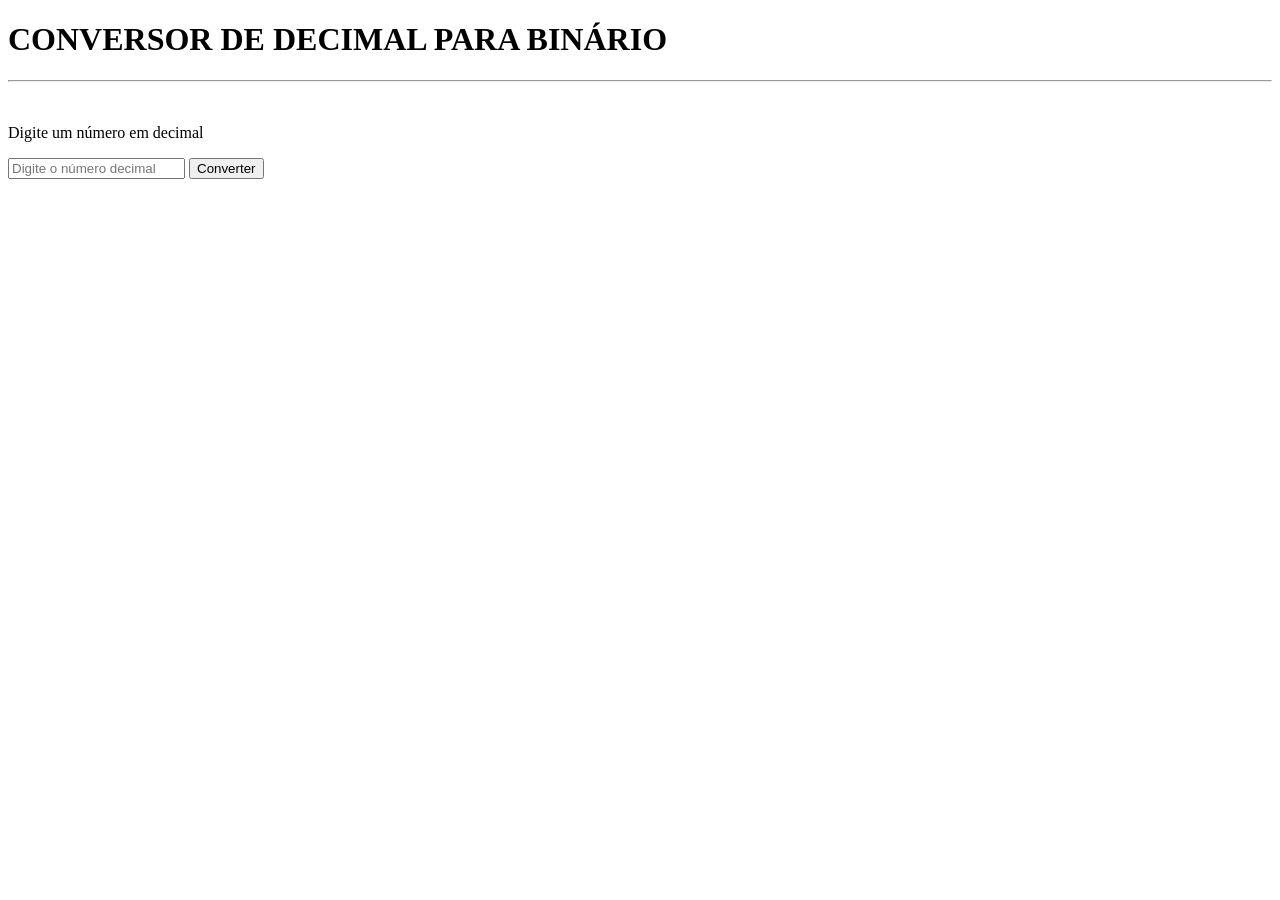
<file: projeto-main/decimal_binario.html>
<!DOCTYPE html>
<html lang="pt-br">
<head>
    <meta charset="UTF-8">
    <meta name="viewport" content="width=device-width, initial-scale=1.0">
    <title>Decimal para Binário</title>

<script>
    function converterParaBinario() {

        var decimal = document.getElementById("decimalInput").value;

        if (decimal=="") {
            alert("Por favor, insira um número.");
            return;
        }
    
        var binario=parseInt (decimal).toString(2);
        document.getElementById("resultado").innerText="O número binário é :" + binario;
    }


</script>

</head>
<body>

    <h1>CONVERSOR DE DECIMAL PARA BINÁRIO</h1>
    <hr>
    <br>
   
    <!--CAIXA DE ENTRADA DE NUMERO DECIMAL-->
    <p>Digite um número em decimal</p>

    <input type="number" id="decimalInput" placeholder="Digite o número decimal">
    <button onclick="converterParaBinario()">Converter</button>
    <p id="resultado"></p>

</body>
</html>
</file>
<file: style.css>
body{
    margin: 50px;
    background-color: #f2f2f2;
    display: flex;
    justify-content: center;
}

.container {
    text-align: center;
    background-color: white;
    padding: 30px;
    border-radius: 10px;
}

button {
    background-color: #008cff;
    color: white;
    border: none;
    padding: 10px;
    border-radius: 5px;
    font-size: 16px;
    cursor: pointer;
}
</file>
